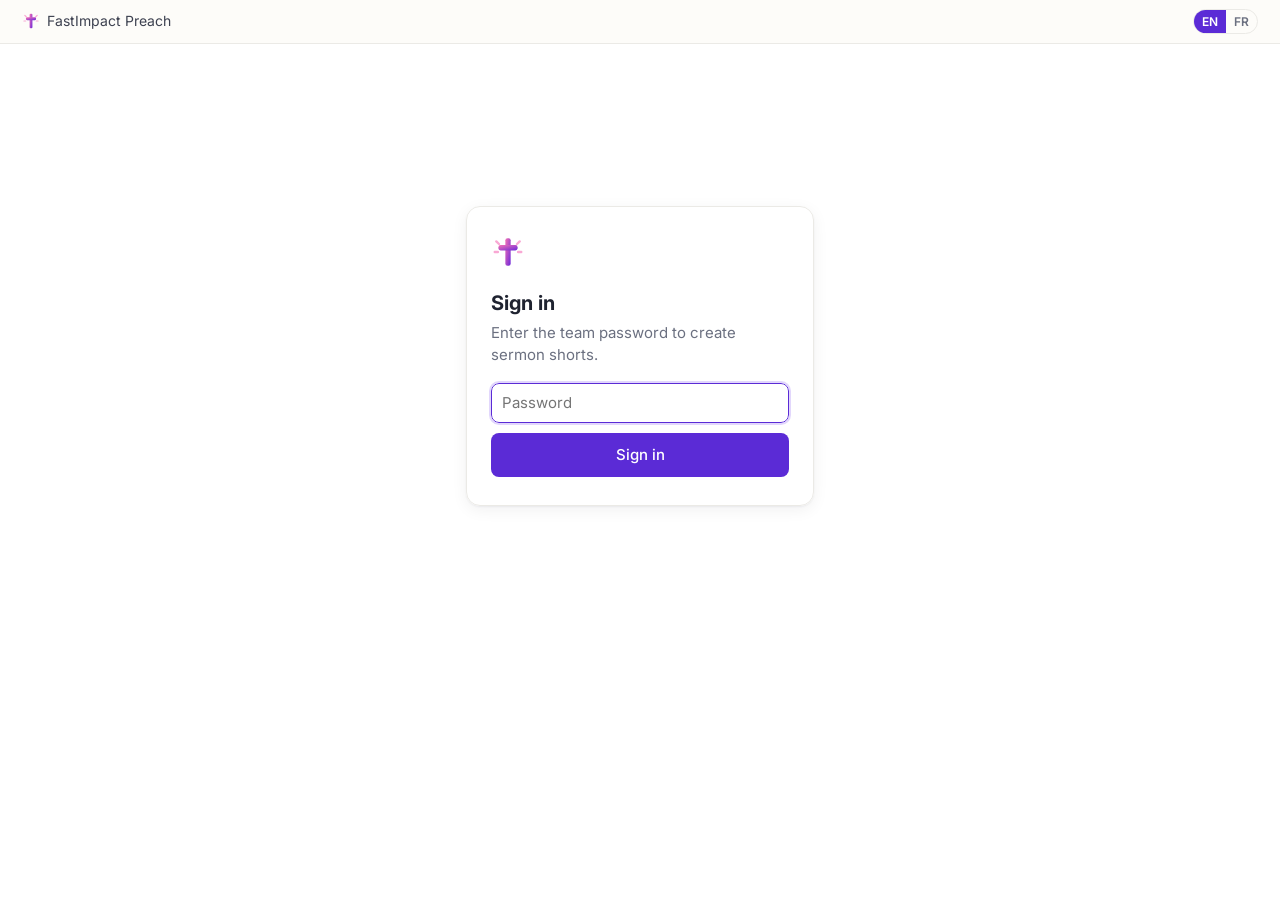
<file: static/login.html>
<!doctype html>
<html lang="fr">
<head>
<meta charset="utf-8">
<meta name="viewport" content="width=device-width, initial-scale=1">
<title>FastImpact Preach — Sign in</title>
<link rel="icon" href="logo.svg" type="image/svg+xml">
<link rel="preconnect" href="https://fonts.googleapis.com">
<link href="https://fonts.googleapis.com/css2?family=Inter:wght@400;500;600;700&display=swap" rel="stylesheet">
<link rel="stylesheet" href="app.css?v=24">
<style>
  .login { max-width: 380px; margin: 18vh auto 0; padding: 0 16px; }
  .login .card { border: 1px solid var(--line); border-radius: 14px; padding: 28px 24px; box-shadow: var(--shadow); }
  .login h1 { font-size: 20px; margin: 14px 0 4px; }
  .login p { margin: 0 0 18px; }
  .login form { display: flex; flex-direction: column; gap: 10px; }
  .login .btn-primary { padding: 11px; }
  .login .err { margin: 0; }
</style>
</head>
<body>
<header class="topbar">
  <span class="crumb"><img src="logo.svg" alt="" class="logo"><span class="brand">FastImpact Preach</span></span>
  <nav class="top-actions" id="top-actions"></nav>
</header>
<main class="login">
  <div class="card">
    <img src="logo.svg" alt="" width="34" height="34">
    <h1>Sign in</h1>
    <p class="muted">Enter the team password to create sermon shorts.</p>
    <form id="f">
      <input class="text" type="password" id="pw" placeholder="Password" autocomplete="current-password" autofocus required>
      <p class="err" id="err" hidden></p>
      <button class="btn-primary" type="submit">Sign in</button>
    </form>
  </div>
</main>
<script src="i18n.js?v=24"></script>
<script>
  mountLangSwitch(document.getElementById("top-actions"));
  document.getElementById("f").addEventListener("submit", async (e) => {
    e.preventDefault();
    const err = document.getElementById("err");
    err.hidden = true;
    const r = await fetch("/api/login", { method: "POST", headers: { "Content-Type": "application/json" },
      body: JSON.stringify({ password: document.getElementById("pw").value }) });
    if (r.ok) { location.href = "/"; return; }
    let msg = t("Sign-in failed.");
    try { msg = ts((await r.json()).detail) || msg; } catch {}
    err.textContent = msg; err.hidden = false;
  });
</script>
</body>
</html>
</file>
<file: static/app.css>
:root {
  --bg: #ffffff;
  --bar: #fdfcf9;
  --line: #ebeae6;
  --text: #1f2330;
  --muted: #6b7080;
  --soft: #f3f4f6;
  --purple: #5b2bd6;
  --purple-ink: #4c1d95;
  --lilac: #ece5fd;
  --lilac-2: #e2d7fc;
  --pink: #f472b6;
  --ok: #16a34a;
  --err: #dc2626;
  --radius: 10px;
  --shadow: 0 1px 2px rgba(16,24,40,.05), 0 4px 16px rgba(16,24,40,.06);
}
* { box-sizing: border-box; }
html, body { margin: 0; }
body { background: var(--bg); color: var(--text); font: 15px/1.45 Inter, system-ui, -apple-system, "Segoe UI", sans-serif; }
a { color: inherit; text-decoration: none; }
button { font: inherit; cursor: pointer; }
.muted { color: var(--muted); }
[hidden] { display: none !important; }

/* top bar */
.topbar { position: sticky; top: 0; z-index: 10; display: flex; align-items: center; justify-content: space-between;
  height: 44px; padding: 0 22px; background: var(--bar); border-bottom: 1px solid var(--line); }
.crumb { display: flex; align-items: center; gap: 7px; color: #55596a; font-size: 14px; }
.logo { width: 18px; height: 18px; }
.brand { color: #3d4150; }
.sep { color: #b0b3bd; }
.top-actions { display: flex; align-items: center; gap: 16px; font-size: 14px; }
.top-link { color: #55596a; }
.new-proj { white-space: nowrap; }
.pub-status .err-note { display: block; color: var(--err); font-size: 12px; line-height: 1.4; margin-top: 2px; }
.ask-dlg { width: min(460px, 92vw); }
.ask-dlg #ask-msg { margin: 0 0 12px; font-size: 15px; line-height: 1.5; white-space: pre-line; }
.ask-dlg textarea { width: 100%; box-sizing: border-box; resize: vertical; font: inherit; margin-bottom: 4px; }
.btn-primary.danger { background: var(--err); border-color: var(--err); }
.lang-switch { display: inline-flex; border: 1px solid var(--line); border-radius: 999px; overflow: hidden; flex: none; }
.lang-switch button { border: 0; background: transparent; font: inherit; font-size: 12px; font-weight: 600; padding: 3px 8px;
  color: var(--muted); cursor: pointer; }
.lang-switch button.on { background: var(--purple); color: #fff; }
.lang-switch button:not(.on):hover { color: var(--purple); }
@media (max-width: 600px) { .new-proj .np-long { display: none; } .top-actions .top-link { white-space: nowrap; }
  .top-actions { gap: 8px; } .topbar { gap: 6px; padding-left: 10px; padding-right: 10px; }
  .crumb .sep, .crumb #crumb-page { display: none; } }
.linkbtn-plain { border: 0; background: none; padding: 0; font: inherit; } .top-link:hover { color: var(--purple); }
.pill { font-size: 12px; padding: 3px 10px; border-radius: 99px; background: #fef3c7; color: #92400e; }
.pill.ok { background: #dcfce7; color: #166534; }

/* buttons */
.btn-soft { border: 0; background: var(--lilac); color: var(--purple-ink); font-weight: 500; padding: 9px 16px; border-radius: 8px; }
.btn-soft:hover { background: var(--lilac-2); }
.btn-outline { display: inline-flex; align-items: center; justify-content: center; gap: 8px; background: #fff;
  border: 1px solid var(--line); border-radius: var(--radius); padding: 13px 16px; color: #333846; }
.btn-outline:hover { border-color: #d6d3e8; background: #fcfbff; }
.btn-primary { display: inline-flex; align-items: center; justify-content: center; border: 0; background: var(--purple);
  color: #fff; border-radius: 8px; padding: 9px 16px; font-weight: 500; }
.btn-primary:hover { background: #4c1fc0; }
.btn-primary.disabled { background: #e4e1ee; color: #9b97ad; cursor: not-allowed; }
.btn-primary.disabled:hover { background: #e4e1ee; }
.sm { padding: 7px 12px; font-size: 13.5px; border-radius: 8px; }
.ico { width: 18px; height: 18px; fill: none; stroke: currentColor; stroke-width: 2; stroke-linecap: round; stroke-linejoin: round; }
.c-blue { color: #0ea5e9; } .c-green { color: #16a34a; }

/* home */
.home { max-width: 800px; margin: 0 auto; padding: 18vh 16px 60px; }
.urlbar { display: flex; align-items: center; gap: 10px; background: var(--soft); border-radius: var(--radius); padding: 4px 4px 4px 16px; }
.urlbar .ico { color: #4b5060; flex: none; }
.urlbar input { flex: 1; min-width: 0; border: 0; background: transparent; font: inherit; color: var(--text); padding: 10px 6px; outline: none; }
.dropzone { display: flex; flex-direction: column; align-items: center; justify-content: center; margin-top: 16px; height: 366px;
  border: 1.5px dashed #cfd0d6; border-radius: var(--radius); cursor: pointer; transition: .15s; text-align: center; padding: 16px; }
.dropzone:hover, .dropzone.over { border-color: var(--purple); background: #faf8ff; }
.folder svg { width: 82px; height: 66px; }
.dz-main { margin: 18px 0 2px; color: #4b5060; }
.dz-main .link { color: var(--purple-ink); font-weight: 500; }
.dz-sub { margin: 0; color: #4b5060; font-size: 14.5px; }
.info { display: inline-grid; place-items: center; width: 16px; height: 16px; border: 1.5px solid var(--purple-ink); border-radius: 50%;
  font-size: 10px; color: var(--purple-ink); line-height: 1; vertical-align: -2px; }
.alt-row { display: grid; grid-template-columns: 1fr 1fr; gap: 12px; margin-top: 16px; }

.settings { margin-top: 26px; border: 1px solid var(--line); border-radius: var(--radius); padding: 0 16px; }
.settings summary { display: flex; justify-content: space-between; gap: 12px; padding: 14px 0; cursor: pointer; font-weight: 500; list-style: none; }
.settings summary::-webkit-details-marker { display: none; }
.settings summary::after { content: "▾"; color: var(--muted); }
.settings[open] summary::after { content: "▴"; }
.settings summary .muted { margin-left: auto; font-weight: 400; font-size: 13.5px; text-align: right; }
.grid { display: grid; grid-template-columns: repeat(3, 1fr); gap: 12px 14px; }
.grid label { display: flex; flex-direction: column; gap: 5px; font-size: 13px; color: var(--muted); }
.grid .span2 { grid-column: span 2; }
.grid input, .grid select, .text { font: inherit; color: var(--text); border: 1px solid var(--line); border-radius: 8px; padding: 8px 10px; background: #fff; width: 100%; }
.grid input:focus, .grid select:focus, .text:focus { outline: 2px solid var(--lilac-2); border-color: var(--purple); }
.look { margin-top: 12px; }
.logo-row { display: flex; align-items: center; gap: 12px; margin-top: 14px; padding: 10px 12px; border: 1px solid var(--line); border-radius: 10px; }
.logo-row img { width: 48px; height: 48px; object-fit: contain; border-radius: 8px; background: #fff; border: 1px solid var(--line); }
.logo-txt { flex: 1; display: flex; flex-direction: column; font-size: 13.5px; }
.logo-row .btn-outline { cursor: pointer; }
.lib-box { margin-top: 10px; padding: 10px 12px; border: 1px solid var(--line); border-radius: 10px; }
.lib-head { display: flex; align-items: center; gap: 12px; }
.lib-head .btn-outline { cursor: pointer; }
.lib-list { display: grid; grid-template-columns: repeat(auto-fill, minmax(230px, 1fr)); gap: 8px; margin-top: 8px; }
.lib-list:empty { display: none; }
.lib-item { display: grid; grid-template-columns: 54px 1fr auto; gap: 8px; align-items: center; border: 1px solid var(--line);
  border-radius: 8px; padding: 6px; font-size: 12.5px; }
.lib-item img, .be-row img { width: 54px; height: 54px; object-fit: cover; border-radius: 6px; background: #eee; }
.lib-item input { width: 100%; border: 1px solid var(--line); border-radius: 6px; padding: 3px 6px; font-size: 12px; }
.lib-item .x, .be-row .x { border: 0; background: transparent; color: var(--muted); font-size: 16px; cursor: pointer; }
.lib-item .x:hover, .be-row .x:hover { color: #c62828; }
.broll-line { margin: 0; font-size: 12px; }
.broll-edit { margin-top: 14px; }
.be-head { font-size: 13.5px; margin-bottom: 6px; }
.be-row { display: grid; grid-template-columns: 54px 1fr auto auto auto; gap: 8px; align-items: center; padding: 6px 0;
  border-top: 1px solid var(--line); font-size: 12.5px; }
.be-row .be-at { color: var(--muted); }
.be-row input, .be-row select { border: 1px solid var(--line); border-radius: 6px; padding: 3px 6px; font-size: 12.5px; min-width: 0; }
.be-row .be-q { display: flex; flex-direction: column; gap: 3px; min-width: 0; }
.be-row .be-miss { color: #b45309; }
.sent .pick button.br { color: var(--purple); }
.toggles { display: grid; grid-template-columns: 1fr 1fr; gap: 10px; padding: 16px 0; }
.tg { display: flex; align-items: center; gap: 10px; font-size: 14px; cursor: pointer; }
.tg input { display: none; }
.tg span { width: 34px; height: 20px; border-radius: 99px; background: #d4d6dd; position: relative; flex: none; transition: .15s; }
.tg span::after { content: ""; position: absolute; top: 2px; left: 2px; width: 16px; height: 16px; border-radius: 50%; background: #fff; transition: .15s; box-shadow: 0 1px 2px rgba(0,0,0,.2); }
.tg input:checked + span { background: var(--purple); }
.tg input:checked + span::after { left: 16px; }

/* processing */
.process { max-width: 460px; margin: 0 auto; padding: 16vh 16px 60px; }
.filecard { display: flex; align-items: center; gap: 12px; padding: 14px 16px; border: 1px solid var(--line); background: #f6f6f8;
  border-radius: 12px; box-shadow: var(--shadow); }
.fc-thumb { width: 50px; height: 50px; border-radius: 6px; object-fit: cover; background: #ddd; flex: none; }
.fc-thumb:not([src]) { visibility: hidden; }
.fc-body { flex: 1; min-width: 0; }
.fc-top { display: flex; align-items: center; gap: 6px; }
.fc-title { flex: 1; min-width: 0; white-space: nowrap; overflow: hidden; text-overflow: ellipsis; font-size: 14.5px; }
.chip { flex: none; font-size: 12.5px; padding: 2px 7px; border: 1px solid #d9dae0; border-radius: 6px; background: #fff; }
.bar { height: 4px; border-radius: 4px; background: #e4e5ea; margin: 8px 0 6px; overflow: hidden; }
.bar i { display: block; height: 100%; width: 0; background: #6b7080; border-radius: 4px; transition: width .4s; }
.fc-status { font-size: 14px; }
.x { border: 0; background: none; font-size: 16px; color: #4b5060; padding: 4px; }
.wand { width: 22px; height: 22px; margin: 38px 0 10px; }
.ph-title { margin: 0 0 4px; font-size: 20px; font-weight: 600; }
.ph-sub { margin: 0 0 22px; font-size: 14.5px; color: #3d4150; }
.steps { list-style: none; margin: 0; padding: 0; }
.steps li { display: flex; align-items: flex-start; gap: 12px; padding: 4px 0; color: #9a9eab; font-size: 16px; }
.steps li .dot { flex: none; width: 17px; height: 17px; margin-top: 3px; border: 1.6px solid #a8abb6; border-radius: 50%; }
.steps li.active { color: var(--text); }
.steps li.active .dot { border-color: #2a2e3b; border-right-color: transparent; animation: spin .8s linear infinite; }
.steps li.done { color: var(--text); }
.steps li.done .dot { border: 0; background: var(--ok); position: relative; }
.steps li.done .dot::after { content: ""; position: absolute; left: 6px; top: 3px; width: 4px; height: 8px; border: solid #fff; border-width: 0 2px 2px 0; transform: rotate(45deg); }
.steps li.error { color: var(--err); }
.steps li.waiting { color: var(--purple-ink); }
.steps li.waiting .dot { border-color: var(--purple); background: var(--lilac); }
.steps li.error .dot { border-color: var(--err); background: #fee2e2; }
.steps .msg { display: block; font-size: 13px; color: var(--muted); }
.err { margin-top: 18px; padding: 12px 14px; border-radius: 8px; background: #fef2f2; color: #991b1b; font-size: 14px; }
.err .btn-primary { margin-top: 10px; }
@keyframes spin { to { transform: rotate(360deg); } }

/* results */
.results { max-width: 1240px; margin: 0 auto; padding: 28px 22px 80px; }
.res-head { display: flex; justify-content: space-between; gap: 20px; align-items: flex-start; }
.res-title { margin: 0 0 6px; font-size: 24px; }
.res-summary { margin: 0 0 10px; max-width: 820px; }
.res-actions { display: flex; align-items: center; gap: 8px; flex: none; }
.prep { display: flex; align-items: center; gap: 6px; font-size: 13.5px; color: var(--muted); }
.prep input { width: 58px; font: inherit; color: var(--text); border: 1px solid var(--line); border-radius: 8px; padding: 6px 8px; }
#prep-go:disabled { opacity: .7; cursor: default; }
.res-scriptures { display: flex; flex-wrap: wrap; gap: 6px; }
.ref { font-size: 12.5px; padding: 2px 8px; border-radius: 6px; background: #f5f3ff; color: var(--purple-ink); }
.filters { display: flex; gap: 8px; flex-wrap: wrap; margin: 22px 0 18px; }
.filters button { border: 1px solid var(--line); background: #fff; border-radius: 99px; padding: 6px 14px; font-size: 13.5px; }
.filters button.on { background: var(--text); color: #fff; border-color: var(--text); }
.clips { display: grid; grid-template-columns: repeat(auto-fill, minmax(268px, 1fr)); gap: 22px; }
.clip { border: 1px solid var(--line); border-radius: 14px; overflow: hidden; background: #fff; box-shadow: var(--shadow); display: flex; flex-direction: column; }
.player { position: relative; aspect-ratio: 9/16; background: #111; }
.player video { width: 100%; height: 100%; object-fit: cover; display: block; }
.busy { position: absolute; inset: 0; display: grid; place-content: center; justify-items: center; gap: 10px; color: #fff; background: rgba(15,10,30,.6); font-size: 14px; }
.spin { width: 28px; height: 28px; border: 3px solid rgba(255,255,255,.3); border-top-color: #fff; border-radius: 50%; animation: spin .8s linear infinite; }
.score { position: absolute; top: 10px; left: 10px; padding: 3px 9px; border-radius: 99px; font-weight: 700; font-size: 13px; background: #fff; color: var(--text); }
.score.hi { background: #22c55e; color: #fff; } .score.mid { background: #facc15; color: #3b2f00; }
.rank { position: absolute; top: 10px; right: 10px; padding: 3px 8px; border-radius: 6px; font-size: 12px; color: #fff; background: rgba(0,0,0,.55); }
.clip-body { padding: 12px 14px 14px; display: flex; flex-direction: column; gap: 7px; flex: 1; }
.meta { display: flex; justify-content: space-between; align-items: center; font-size: 12.5px; }
.cat { padding: 2px 8px; border-radius: 6px; font-weight: 600; font-size: 11.5px; text-transform: uppercase; letter-spacing: .03em; }
.cat.doctrine { background: #ede9fe; color: #5b21b6; }
.cat.application { background: #e0f2fe; color: #075985; }
.cat.repentance { background: #fee2e2; color: #991b1b; }
.cat.discipleship { background: #dcfce7; color: #166534; }
.cat.gospel { background: #fef3c7; color: #92400e; }
.clip-title { margin: 0; font-size: 15.5px; line-height: 1.3; }
.hook-line { margin: 0; font-size: 12.5px; color: var(--muted); }
.hook-line b { color: var(--text); font-weight: 600; }
.hook-edit { margin-top: 14px; }
.core { margin: 0; font-size: 13.5px; color: #3d4150; }
.refs { display: flex; flex-wrap: wrap; gap: 5px; }
.why summary { cursor: pointer; font-size: 13px; color: var(--purple-ink); }
.why p { font-size: 13px; margin: 6px 0; }
.transcript { color: #4b5060; background: var(--soft); padding: 8px; border-radius: 6px; max-height: 160px; overflow: auto; }
.clip-actions { display: flex; gap: 6px; margin-top: auto; padding-top: 6px; }
.clip-actions > * { flex: 1; }
.clip .error { font-size: 12.5px; color: var(--err); }

/* projects */
.plist { max-width: 900px; margin: 0 auto; padding: 32px 16px; }
.plist h1 { font-size: 22px; }
.prow { display: flex; align-items: center; gap: 14px; padding: 12px; border: 1px solid var(--line); border-radius: 12px; margin-bottom: 10px; }
.prow:hover { border-color: #d6d3e8; background: #fcfbff; }
.prow img { width: 96px; height: 54px; object-fit: cover; border-radius: 6px; background: #ddd; }
.prow .t { flex: 1; min-width: 0; }
.prow .t b { display: block; white-space: nowrap; overflow: hidden; text-overflow: ellipsis; font-weight: 500; }
.status { font-size: 12px; padding: 2px 8px; border-radius: 99px; background: var(--soft); }
.status.done { background: #dcfce7; color: #166534; } .status.error { background: #fee2e2; color: #991b1b; }
.status.running, .status.queued, .status.uploading { background: var(--lilac); color: var(--purple-ink); }
.del { border: 0; background: none; color: var(--muted); font-size: 13px; }
.del:hover { color: var(--err); }

/* dialogs */
dialog { border: 0; border-radius: 14px; padding: 0; width: min(640px, calc(100vw - 32px)); box-shadow: 0 20px 60px rgba(0,0,0,.25); }
dialog::backdrop { background: rgba(20,16,40,.45); }
.dlg { padding: 20px; }
.dlg h3 { margin: 0 0 4px; }
.dlg-foot { display: flex; gap: 8px; align-items: center; margin-top: 16px; }
.grow { flex: 1; }
.sent-list { max-height: 52vh; overflow: auto; border: 1px solid var(--line); border-radius: 10px; margin-top: 12px; }
.sent { display: grid; grid-template-columns: 54px 1fr auto; gap: 10px; padding: 8px 10px; border-bottom: 1px solid var(--line); font-size: 13.5px; align-items: start; }
.sent:last-child { border-bottom: 0; }
.sent.in { background: #f8f5ff; }
.sent .ts { color: var(--muted); font-variant-numeric: tabular-nums; font-size: 12px; padding-top: 2px; }
.sent.other { background: #f3f4f6; color: var(--muted); }
.sent .pick { display: flex; gap: 4px; }
.passages { display: flex; flex-wrap: wrap; gap: 6px; margin-top: 10px; }
.passages .pp { display: inline-flex; align-items: center; gap: 6px; border: 1px solid var(--line); background: #fff;
  border-radius: 999px; padding: 4px 6px 4px 12px; font-size: 12.5px; cursor: pointer; }
.passages .pp.on { border-color: var(--purple); background: #f8f5ff; color: var(--purple); font-weight: 600; }
.passages .pp .role { font-size: 11px; background: var(--purple); color: #fff; border-radius: 999px; padding: 0 6px; }
.passages .pp .x { border: 0; background: transparent; color: var(--muted); font-size: 15px; line-height: 1; padding: 0 4px; cursor: pointer; }
.passages .pp .x:hover { color: #c62828; }
.montage-tag { display: inline-block; font-size: 11px; font-weight: 600; color: var(--purple); background: #f3edff;
  border-radius: 999px; padding: 1px 7px; margin-left: 4px; }
.sent .pick button { border: 1px solid var(--line); background: #fff; border-radius: 6px; font-size: 11.5px; padding: 2px 7px; }
.sent .pick button.on { background: var(--purple); border-color: var(--purple); color: #fff; }

.slides-pick { display: flex; align-items: center; justify-content: space-between; gap: 12px; flex-wrap: wrap; margin-top: 14px; font-size: 13.5px; }
.sp-label { color: var(--muted); }
.seg { display: inline-flex; border: 1px solid var(--line); border-radius: 8px; overflow: hidden; }
.seg label { cursor: pointer; }
.seg input { position: absolute; opacity: 0; pointer-events: none; }
.seg span { display: block; padding: 6px 12px; border-right: 1px solid var(--line); background: #fff; }
.seg label:last-child span { border-right: 0; }
.seg input:checked + span { background: var(--purple); color: #fff; }
.seg input:focus-visible + span { outline: 2px solid var(--lilac-2); outline-offset: -2px; }

#toast { position: fixed; bottom: 22px; left: 50%; transform: translateX(-50%); background: #1f2330; color: #fff; padding: 10px 16px; border-radius: 8px; font-size: 14px; z-index: 50; }

@media (max-width: 640px) {
  .topbar { padding: 0 16px; }
  .brand, .sep { display: none; }
  #key-label { display: none; }
  .home { padding-top: 8vh; }
  .dropzone { height: 260px; }
  .alt-row, .toggles { grid-template-columns: 1fr; }
  .grid { grid-template-columns: 1fr 1fr; }
  .grid .span2 { grid-column: span 2; }
  .res-head { flex-direction: column; }
  .results { padding: 20px 16px 60px; }
}

/* API key button + dialog */
.keybtn { display: inline-flex; align-items: center; gap: 6px; border: 1px solid #f5d98b; background: #fef3c7; color: #92400e;
  border-radius: 99px; padding: 3px 11px 3px 9px; font-size: 12.5px; }
.keybtn .ico { width: 15px; height: 15px; }
.keybtn.ok { border-color: #bbf7d0; background: #dcfce7; color: #166534; }
.keybtn:hover { filter: brightness(.97); }
.keycur { display: grid; grid-template-columns: 1fr 1fr; gap: 10px; margin: 14px 0; padding: 12px; border-radius: 10px; background: var(--soft); }
.keycur div { display: flex; flex-direction: column; font-size: 13px; }
.keycur b { font-family: ui-monospace, Consolas, monospace; font-size: 14px; font-weight: 600; }
.fl { display: flex; flex-direction: column; gap: 6px; margin-top: 12px; font-size: 13.5px; }
.inrow { display: flex; gap: 8px; }
.linkbtn { border: 0; background: none; color: var(--err); font-size: 13px; padding: 0; }
code { background: var(--soft); padding: 1px 5px; border-radius: 4px; font-size: 12.5px; }

/* single clip */
.single { border-top: 1px solid var(--line); margin-top: 14px; padding-top: 12px; display: flex; flex-direction: column; gap: 8px; font-size: 14px; }
.single-note { margin: 0 0 2px; color: #3d4150; }
.radio { display: flex; align-items: center; flex-wrap: wrap; gap: 8px; cursor: pointer; }
.radio input[type=radio] { accent-color: var(--purple); margin: 0; }
.tm { width: 110px; font: inherit; border: 1px solid var(--line); border-radius: 8px; padding: 5px 8px; }

.ask { margin: 0 0 24px; padding: 18px; border: 1px solid var(--lilac-2); border-radius: 12px; background: #fbf9ff; }
.ask h3 { margin: 0 0 4px; font-size: 17px; }
.ask p { margin: 0 0 14px; font-size: 14px; }
.ask .ask-auto { width: 100%; padding: 11px; }
.ask-or { display: flex; align-items: center; gap: 10px; margin: 16px 0 12px; color: var(--muted); font-size: 13px; }
.ask-or::before, .ask-or::after { content: ""; flex: 1; height: 1px; background: var(--line); }
.ask-player { width: 100%; border-radius: 8px; background: #111; max-height: 240px; }
.ask-player:not([src]) { display: none; }
.ask-row { display: grid; grid-template-columns: 1fr auto 1fr auto; gap: 8px; align-items: end; margin: 10px 0 4px; }
.ask-row label { display: flex; flex-direction: column; gap: 4px; font-size: 13px; color: var(--muted); }
.ask .ask-info { margin: 4px 0 10px; font-size: 13px; min-height: 18px; }
.ask .ask-manual { width: 100%; padding: 10px; }
@media (max-width: 640px) { .ask-row { grid-template-columns: 1fr auto; } .keycur { grid-template-columns: 1fr; } }

/* ---------- social publishing ---------- */
.topbar { position: sticky; }
.social-btn { position: absolute; left: 50%; transform: translateX(-50%); display: inline-flex; align-items: center; gap: 8px;
  border: 1px solid #d9dae0; background: #f1f2f5; color: #4b5060; border-radius: 99px; padding: 4px 14px; font-size: 13px; }
.social-btn .dot { width: 8px; height: 8px; border-radius: 50%; background: #a8abb6; }
.social-btn:hover { border-color: #c6c8d1; }
.social-btn.online { background: #dcfce7; border-color: #86efac; color: #166534; font-weight: 600; }
.social-btn.online .dot { background: #16a34a; box-shadow: 0 0 0 3px rgba(22,163,74,.2); }
.nets { display: grid; grid-template-columns: repeat(4, 1fr); gap: 8px; margin: 14px 0; }
.net { display: flex; flex-direction: column; align-items: center; gap: 6px; padding: 12px 6px; border: 1.5px solid var(--line);
  border-radius: 10px; background: #fff; cursor: pointer; font-size: 13.5px; }
.net.on { border-color: var(--purple); background: #faf8ff; }
.net .badge { width: 34px; height: 34px; border-radius: 9px; display: grid; place-items: center; color: #fff; font-weight: 700; font-size: 15px; }
.net .st { font-size: 11.5px; color: var(--muted); }
.net .st.ok { color: var(--ok); font-weight: 600; }
.b-youtube { background: #ff0033; } .b-instagram { background: linear-gradient(45deg, #f58529, #dd2a7b, #8134af); }
.b-facebook { background: #1877f2; } .b-tiktok { background: #111; }
.net-panel { border: 1px solid var(--line); border-radius: 10px; padding: 14px; font-size: 14px; }
.net-panel p { margin: 0 0 10px; }
.net-panel .uri { display: flex; gap: 6px; align-items: center; }
.net-panel code { flex: 1; overflow: auto; white-space: nowrap; padding: 6px 8px; }
.net-panel .row { display: flex; gap: 8px; align-items: center; flex-wrap: wrap; margin-top: 10px; }
.pub-row { display: flex; align-items: center; justify-content: space-between; gap: 8px; font-size: 13px; }
.pub { display: inline-flex; align-items: center; gap: 6px; cursor: pointer; }
.pub input { accent-color: var(--purple); width: 15px; height: 15px; margin: 0; }
.pub.off { color: #b0b3bd; cursor: not-allowed; }
.pub-status { font-size: 12px; text-align: right; }
.pub-status a { color: var(--ok); font-weight: 600; }
.pub-status .err-t { color: var(--err); }
.pub-bar { position: fixed; left: 50%; bottom: 18px; transform: translateX(-50%); z-index: 20; display: flex; align-items: center; gap: 14px;
  background: #1f2330; color: #fff; padding: 10px 12px 10px 18px; border-radius: 12px; box-shadow: 0 12px 40px rgba(0,0,0,.25);
  font-size: 14px; max-width: calc(100vw - 32px); }
.pub-bar .pub-clear { color: #c7c9d3; font-size: 13px; cursor: pointer; }
.pub-bar .btn-primary:disabled { background: #4b4f5c; color: #9a9db0; cursor: not-allowed; }
.pub-bar .hint { color: #fbbf24; font-size: 12.5px; }
.pub-list { margin: 10px 0; padding-left: 18px; font-size: 14px; max-height: 30vh; overflow: auto; }
.results { padding-bottom: 110px; }
@media (max-width: 640px) {
  .social-btn { position: static; transform: none; padding: 4px 10px; }
  .nets { grid-template-columns: repeat(2, 1fr); }
  .pub-bar { flex-wrap: wrap; justify-content: center; }
}

/* publish progress panel */
.pub-progress { position: fixed; left: 50%; bottom: 18px; transform: translateX(-50%); z-index: 21; width: min(560px, calc(100vw - 32px));
  background: #fff; border: 1px solid var(--line); border-radius: 12px; box-shadow: 0 12px 40px rgba(16,24,40,.18); padding: 12px 14px; font-size: 14px; }
.pp-top { display: flex; align-items: center; gap: 10px; }
.pp-top #pp-text { flex: 1; }
.pp-icon { width: 16px; height: 16px; border: 2px solid var(--purple); border-right-color: transparent; border-radius: 50%; animation: spin .8s linear infinite; flex: none; }
.pub-progress.done .pp-icon { animation: none; border: 0; width: auto; height: auto; }
.pub-progress.done .pp-icon::before { content: "✅"; }
.pub-progress.failed .pp-icon::before { content: "⚠️"; }
.pp-close { color: var(--muted); cursor: pointer; font-size: 14px; }
.pp-bar { height: 6px; background: #ece9f6; border-radius: 6px; margin: 10px 0 6px; overflow: hidden; }
.pp-bar i { display: block; height: 100%; width: 0; background: var(--purple); border-radius: 6px; transition: width .6s; }
.pub-progress.done .pp-bar i { background: var(--ok); }
.pp-sub { font-size: 12.5px; color: var(--muted); }
body.has-pubprog .pub-bar { bottom: 120px; }
.pub-status .mini { display: inline-block; width: 70px; height: 4px; background: #ece9f6; border-radius: 4px; vertical-align: middle; margin-left: 6px; overflow: hidden; }
.pub-status .mini i { display: block; height: 100%; background: var(--purple); }
.pub-status .note { display: block; color: #b45309; font-size: 11.5px; }

body.has-pubprog #toast { bottom: 140px; }

/* centre: network button + account selector */
.social-center { position: absolute; left: 50%; transform: translateX(-50%); display: flex; align-items: center; gap: 8px; }
.social-center .social-btn { position: static; transform: none; }
.acct { display: inline-flex; align-items: center; gap: 4px; border: 1px solid #86efac; background: #f0fdf4; border-radius: 99px;
  padding: 2px 6px 2px 10px; font-size: 13px; color: #166534; }
.acct select { border: 0; background: transparent; font: inherit; color: inherit; font-weight: 600; padding: 3px 2px; max-width: 220px; cursor: pointer; }
.acct select:focus { outline: none; }
.acct:focus-within { box-shadow: 0 0 0 3px rgba(22,163,74,.2); }
/* results toolbar: select-all on the left, filters next to it */
.res-tools { display: flex; align-items: center; gap: 12px; flex-wrap: wrap; margin: 22px 0 18px; }
.res-tools .filters { margin: 0; }
.pub-all { white-space: nowrap; }
.pub-all.on { background: var(--lilac); border-color: var(--lilac-2); color: var(--purple-ink); }
@media (max-width: 640px) { .social-center { position: static; transform: none; } .acct select { max-width: 130px; } }
.acct-list { display: flex; flex-direction: column; gap: 6px; margin: 8px 0 4px; }
.acct-row { display: flex; align-items: center; justify-content: space-between; border: 1px solid var(--line); border-radius: 8px; padding: 7px 10px; }
.acct-row.on { border-color: #86efac; background: #f0fdf4; }
.acct-row label { display: flex; align-items: center; gap: 8px; cursor: pointer; font-weight: 500; }
.acct-row input { accent-color: var(--ok); }
</file>
